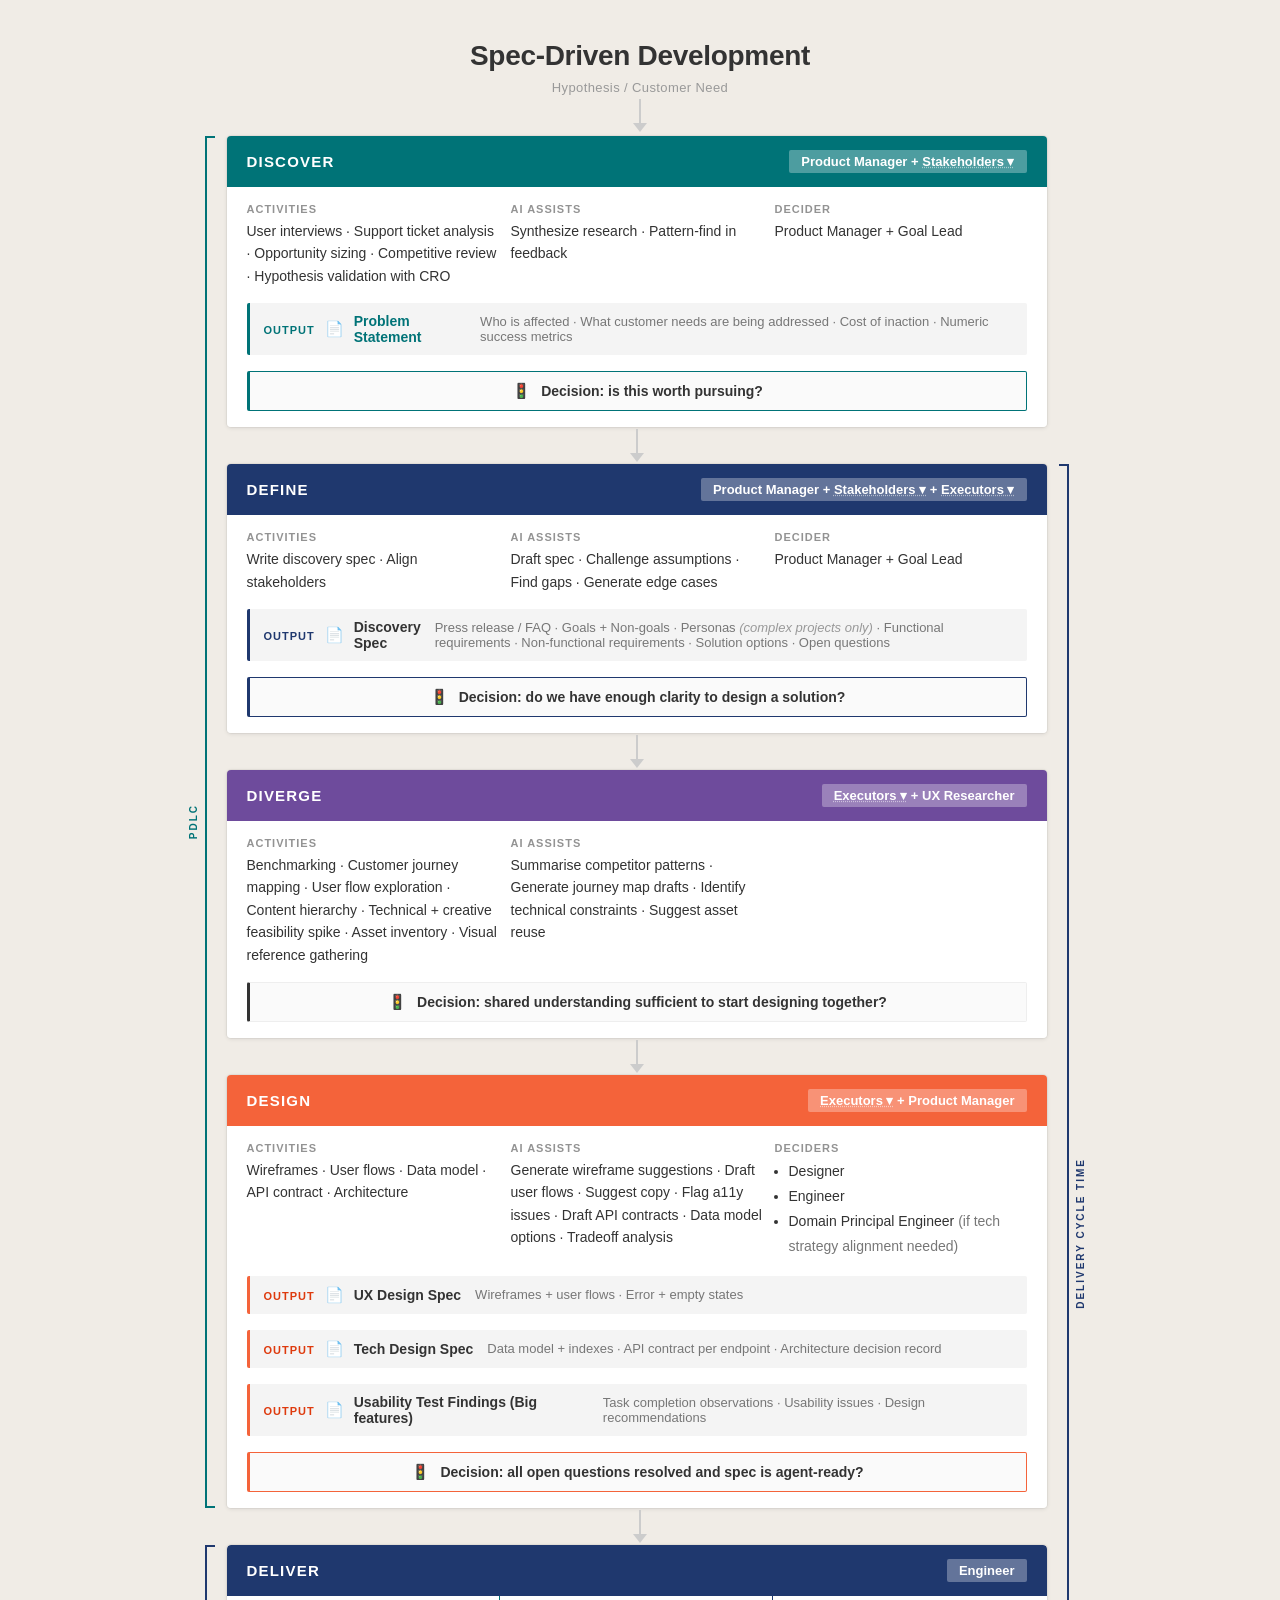
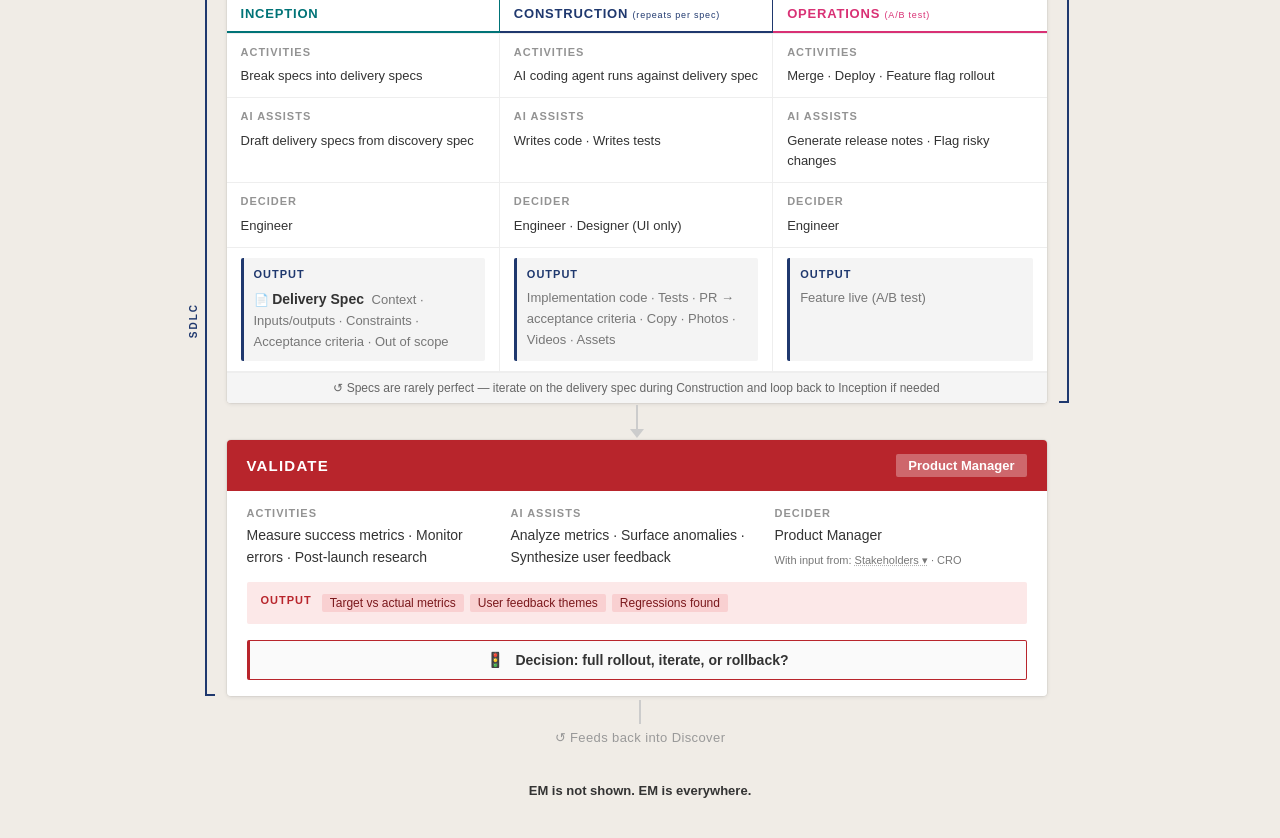
<file: ai-pdlc-flow.html>
<!DOCTYPE html>
<html lang="en">
<head>
<meta charset="UTF-8">
<meta name="viewport" content="width=device-width, initial-scale=1.0">
<title>Spec-Driven Development</title>
<link rel="stylesheet" href="https://arc3.sf.albelli.com/dist/cdn/arc.css">
<style>
  * { margin: 0; padding: 0; box-sizing: border-box; }

  body {
    font-family: "BrandonTextA", "BrandonTextA Fallback", sans-serif;
    background: #f0ece6;
    padding: 40px;
    color: #333333;
  }

  h1 {
    text-align: center;
    font-size: 28px;
    font-weight: 700;
    color: #333333;
    margin-bottom: 6px;
    letter-spacing: -0.3px;
  }

  .subtitle {
    text-align: center;
    font-size: 15px;
    color: #777777;
    margin-bottom: 40px;
    letter-spacing: 0.3px;
  }

  .flow {
    display: flex;
    flex-direction: column;
    align-items: center;
    gap: 0;
    position: relative;
  }

  /* PHASE CARD */
  .phase {
    width: 820px;
    border-radius: 4px;
    overflow: hidden;
    box-shadow: 0 1px 4px rgba(0,0,0,0.10), 0 0 0 1px rgba(0,0,0,0.04);
  }

  .phase-header {
    display: flex;
    align-items: center;
    justify-content: space-between;
    padding: 14px 20px;
    color: white;
    font-weight: 700;
    font-size: 15px;
    letter-spacing: 1.2px;
    text-transform: uppercase;
  }

  .phase-header .owner-badge, .deliver-header .owner-badge {
    font-size: 13px;
    font-weight: 700;
    background: rgba(255,255,255,0.30);
    padding: 4px 12px;
    border-radius: 2px;
    letter-spacing: 0;
    text-transform: none;
    color: #ffffff;
  }

  .executors-toggle {
    cursor: pointer;
    text-decoration: underline dotted rgba(255,255,255,0.5);
  }
  .executors-toggle .ex-expanded {
    display: none;
  }
  .executors-toggle.expanded .ex-collapsed {
    display: none;
  }
  .executors-toggle.expanded .ex-expanded {
    display: inline;
  }

  .stakeholders-toggle {
    cursor: pointer;
    text-decoration: underline dotted rgba(255,255,255,0.5);
  }
  .stakeholders-toggle--light {
    text-decoration: underline dotted rgba(0,0,0,0.3);
  }
  .stakeholders-toggle .sh-expanded {
    display: none;
  }
  .stakeholders-toggle.expanded .sh-collapsed {
    display: none;
  }
  .stakeholders-toggle.expanded .sh-expanded {
    display: inline;
  }

  .phase-body {
    background: #ffffff;
    padding: 16px 20px;
    display: grid;
    grid-template-columns: 1fr 1fr 1fr;
    gap: 12px;
  }

  .cell-label {
    font-size: 11px;
    font-weight: 700;
    text-transform: uppercase;
    letter-spacing: 1px;
    color: #939393;
    margin-bottom: 5px;
  }

  .cell-content {
    font-size: 14px;
    color: #333333;
    line-height: 1.6;
  }

  .tag {
    display: inline-block;
    font-size: 12px;
    padding: 2px 8px;
    border-radius: 2px;
    margin: 2px 2px 2px 0;
    font-weight: 500;
  }

  .gate-box {
    grid-column: span 3;
    display: flex;
    align-items: center;
    justify-content: center;
    gap: 10px;
    background: #fafafa;
    border-radius: 2px;
    padding: 10px 14px;
    border-left: 3px solid;
    margin-top: 4px;
    border-top: 1px solid #eeeeee;
    border-right: 1px solid #eeeeee;
    border-bottom: 1px solid #eeeeee;
  }

  .gate-icon {
    font-size: 15px;
  }

  .gate-text {
    font-size: 14px;
    font-weight: 600;
    color: #333333;
  }

  .output-box {
    grid-column: span 3;
    border-radius: 2px;
    padding: 10px 14px;
    display: flex;
    align-items: flex-start;
    gap: 10px;
  }

  .output-label {
    font-size: 11px;
    font-weight: 700;
    text-transform: uppercase;
    letter-spacing: 1px;
    white-space: nowrap;
    padding-top: 2px;
  }

  .output-tags {
    display: flex;
    flex-wrap: wrap;
    gap: 4px;
  }

  /* ARROW */
  .arrow {
    display: flex;
    flex-direction: column;
    align-items: center;
    margin: 2px 0;
  }

  .arrow-line {
    width: 2px;
    height: 24px;
    background: #cccccc;
  }

  .arrow-head {
    width: 0;
    height: 0;
    border-left: 7px solid transparent;
    border-right: 7px solid transparent;
    border-top: 9px solid #cccccc;
  }

  /* DELIVER — sub-phases */
  .deliver-wrapper {
    width: 820px;
    border-radius: 4px;
    overflow: hidden;
    box-shadow: 0 1px 4px rgba(0,0,0,0.10), 0 0 0 1px rgba(0,0,0,0.04);
  }

  .deliver-header {
    border-radius: 4px 4px 0 0;
    padding: 14px 20px;
    color: white;
    font-weight: 700;
    font-size: 15px;
    letter-spacing: 1.2px;
    text-transform: uppercase;
    display: flex;
    justify-content: space-between;
    align-items: center;
  }

  .sub-phases {
    display: flex;
    flex-direction: column;
    background: white;
  }

  .sub-row-grid {
    display: grid;
    grid-template-columns: 1fr 1fr 1fr;
    border-bottom: 1px solid #eeeeee;
  }

  .sub-row-grid:last-child {
    border-bottom: none;
  }

  .sub-cell {
    padding: 10px 14px;
    border-right: 1px solid #eeeeee;
    font-size: 13px;
    color: #333333;
    line-height: 1.6;
  }

  .sub-cell:last-child {
    border-right: none;
  }

  .sub-cell-title {
    padding: 10px 14px;
    border-right: 1px solid #eeeeee;
    font-size: 13px;
    font-weight: 700;
    text-transform: uppercase;
    letter-spacing: 0.8px;
    padding-bottom: 10px;
    border-bottom: 2px solid;
  }

  .sub-cell-title:last-child {
    border-right: none;
  }

  /* COLORS — ARC-3 albelli palette */

  /* Discover: teal/secondary */
  .discover .phase-header { background: #007377; }
  .discover .gate-box { border-color: #007377; }
  .discover .output-box { background: #edf5f6; }
  .discover .output-label { color: #007377; }
  .discover .tag { background: #c5ddde; color: #00585f; }

  /* Define: navy/blue */
  .define .phase-header { background: #1f386e; }
  .define .gate-box { border-color: #1f386e; }
  .define .output-box { background: #eaeff7; }
  .define .output-label { color: #1f386e; }
  .define .tag { background: #c5d3e8; color: #1f386e; }

  /* Design: orange/primary */
  .diverge .phase-header { background: #6e4b9c; }

  .design .phase-header { background: #f4633a; }
  .design .gate-box { border-color: #f4633a; }
  .design .output-box { background: #feece7; }
  .design .output-label { color: #de3a0d; }
  .design .tag { background: #fcdcd4; color: #b22f0a; }

  /* Deliver: navy */
  .deliver-header { background: #1f386e; }
  .decompose .sub-cell-title { border-color: #007377; color: #007377; }
  .implement .sub-cell-title { border-color: #1f386e; color: #1f386e; }
  .ship .sub-cell-title { border-color: #f4633a; color: #de3a0d; }

  /* Validate: error red */
  .validate .phase-header { background: #b8252c; }
  .validate .gate-box { border-color: #b8252c; }
  .validate .output-box { background: #fce8e8; }
  .validate .output-label { color: #b8252c; }
  .validate .tag { background: #f9d0d1; color: #7a181c; }

  /* Spec banners */
  .spec-banner {
    grid-column: span 3;
    display: flex;
    align-items: center;
    gap: 10px;
    background: #f4f4f4;
    border-radius: 2px;
    padding: 10px 14px;
    border-left: 3px solid #1f386e;
    margin-top: 4px;
  }

  .spec-name {
    font-size: 14px;
    font-weight: 700;
    color: #333333;
    margin-right: 4px;
  }

  .spec-detail {
    font-size: 13px;
    color: #777777;
  }

  @media print {
    * { -webkit-print-color-adjust: exact !important; print-color-adjust: exact !important; }
  }

  .footer {
    text-align: center;
    font-size: 11px;
    color: #939393;
    margin-top: 32px;
    letter-spacing: 0.3px;
  }

  /* PDLC / SDLC bracket groups */
  .section-group {
    display: flex;
    flex-direction: row;
    align-items: stretch;
    gap: 10px;
  }

  .section-phases {
    display: flex;
    flex-direction: column;
    align-items: center;
  }

  .section-spacer {
    width: 36px;
    flex-shrink: 0;
  }

  .section-bracket {
    display: flex;
    flex-direction: row;
    align-items: stretch;
    flex-shrink: 0;
    gap: 6px;
  }

  .bracket-label {
    writing-mode: vertical-rl;
    transform: rotate(180deg);
    font-size: 10px;
    font-weight: 700;
    letter-spacing: 2px;
    text-transform: uppercase;
    align-self: center;
  }

  .bracket-right {
    display: flex;
    flex-direction: column;
    align-items: flex-start;
    width: 12px;
  }

  .bracket-cap {
    width: 10px;
    height: 2px;
    flex-shrink: 0;
  }

  .bracket-line {
    flex: 1;
    width: 2px;
  }

  .pdlc-group .bracket-cap  { background: #007377; }
  .pdlc-group .bracket-line { background: #007377; }
  .pdlc-group .bracket-label { color: #007377; }

  .sdlc-group .bracket-cap  { background: #1f386e; }
  .sdlc-group .bracket-line { background: #1f386e; }
  .sdlc-group .bracket-label { color: #1f386e; }
</style>
</head>
<body>

<h1>Spec-Driven Development</h1>

<div class="flow">

  <div class="arrow" style="margin-bottom:4px;">
    <div style="font-size:13px;color:#999;margin-bottom:4px;letter-spacing:0.03em;">Hypothesis / Customer Need</div>
    <div class="arrow-line"></div>
    <div class="arrow-head"></div>
  </div>

  <!-- PDLC: Discover + Define + Design -->
  <div class="section-group pdlc-group">
    <div class="section-bracket">
      <span class="bracket-label">PDLC</span>
      <div class="bracket-right">
        <div class="bracket-cap"></div>
        <div class="bracket-line"></div>
        <div class="bracket-cap"></div>
      </div>
    </div>
    <div class="section-phases">

  <!-- DISCOVER -->
  <div class="phase discover">
    <div class="phase-header">
      DISCOVER
      <span class="owner-badge">Product Manager + <span class="stakeholders-toggle" onclick="toggleStakeholders(event)"><span class="sh-collapsed">Stakeholders ▾</span><span class="sh-expanded">SEO + UX Researcher + Product Marketing + CRO + Merchandising ▴</span></span></span>
    </div>
    <div class="phase-body">
      <div>
        <div class="cell-label">Activities</div>
        <div class="cell-content">User interviews · Support ticket analysis · Opportunity sizing · Competitive review · Hypothesis validation with CRO</div>
      </div>
      <div>
        <div class="cell-label">AI Assists</div>
        <div class="cell-content">Synthesize research · Pattern-find in feedback</div>
      </div>
      <div>
        <div class="cell-label">Decider</div>
        <div class="cell-content">Product Manager + Goal Lead</div>
      </div>
      <div class="spec-banner" style="border-color:#007377;">
        <span class="output-label" style="color:#007377;">Output</span>
        <span style="font-size:15px;">📄</span>
        <span class="spec-name" style="color:#007377;">Problem Statement</span>
        <span class="spec-detail">Who is affected · What customer needs are being addressed · Cost of inaction · Numeric success metrics</span>
      </div>
      <div class="gate-box">
        <span class="gate-icon">🚦</span>
        <span class="gate-text">Decision: is this worth pursuing?</span>
      </div>
    </div>
  </div>

  <div class="arrow"><div class="arrow-line"></div><div class="arrow-head"></div></div>

  <!-- DEFINE -->
  <div class="phase define" id="phase-define">
    <div class="phase-header">
      DEFINE
      <span class="owner-badge">Product Manager + <span class="stakeholders-toggle" onclick="toggleStakeholders(event)"><span class="sh-collapsed">Stakeholders ▾</span><span class="sh-expanded">SEO + UX Researcher + Product Marketing + CRO + Merchandising ▴</span></span> + <span class="executors-toggle" onclick="toggleExecutors(event)"><span class="ex-collapsed">Executors ▾</span><span class="ex-expanded">Designer + Creative Studio + Content + Engineer ▴</span></span></span>
    </div>
    <div class="phase-body">
      <div>
        <div class="cell-label">Activities</div>
        <div class="cell-content">Write discovery spec · Align stakeholders</div>
      </div>
      <div>
        <div class="cell-label">AI Assists</div>
        <div class="cell-content">Draft spec · Challenge assumptions · Find gaps · Generate edge cases</div>
      </div>
      <div>
        <div class="cell-label">Decider</div>
        <div class="cell-content">Product Manager + Goal Lead</div>
      </div>
      <div class="spec-banner">
        <span class="output-label" style="color:#1f386e;">Output</span>
        <span style="font-size:15px;">📄</span>
        <span class="spec-name">Discovery Spec</span>
        <span class="spec-detail">Press release / FAQ · Goals + Non-goals · Personas <span style="color:#999;font-style:italic;">(complex projects only)</span> · Functional requirements · Non-functional requirements · Solution options · Open questions</span>
      </div>
      <div class="gate-box">
        <span class="gate-icon">🚦</span>
        <span class="gate-text">Decision: do we have enough clarity to design a solution?</span>
      </div>
    </div>
  </div>

  <div class="arrow"><div class="arrow-line"></div><div class="arrow-head"></div></div>

  <!-- DIVERGE -->
  <div class="phase diverge">
    <div class="phase-header">
      DIVERGE
      <span class="owner-badge"><span class="executors-toggle" onclick="toggleExecutors(event)"><span class="ex-collapsed">Executors ▾</span><span class="ex-expanded">Designer + Creative Studio + Content + Engineer ▴</span></span> + UX Researcher</span>
    </div>
    <div class="phase-body">
      <div>
        <div class="cell-label">Activities</div>
        <div class="cell-content">Benchmarking · Customer journey mapping · User flow exploration · Content hierarchy · Technical + creative feasibility spike · Asset inventory · Visual reference gathering</div>
      </div>
      <div>
        <div class="cell-label">AI Assists</div>
        <div class="cell-content">Summarise competitor patterns · Generate journey map drafts · Identify technical constraints · Suggest asset reuse</div>
      </div>
      <div class="gate-box">
        <span class="gate-icon">🚦</span>
        <span class="gate-text">Decision: shared understanding sufficient to start designing together?</span>
      </div>
    </div>
  </div>

  <div class="arrow"><div class="arrow-line"></div><div class="arrow-head"></div></div>

  <!-- DESIGN -->
  <div class="phase design">
    <div class="phase-header">
      DESIGN
      <span class="owner-badge"><span class="executors-toggle" onclick="toggleExecutors(event)"><span class="ex-collapsed">Executors ▾</span><span class="ex-expanded">Designer + Creative Studio + Content + Engineer ▴</span></span> + Product Manager</span>
    </div>
    <div class="phase-body">
      <div>
        <div class="cell-label">Activities</div>
        <div class="cell-content">Wireframes · User flows · Data model · API contract · Architecture</div>
      </div>
      <div>
        <div class="cell-label">AI Assists</div>
        <div class="cell-content">Generate wireframe suggestions · Draft user flows · Suggest copy · Flag a11y issues · Draft API contracts · Data model options · Tradeoff analysis</div>
      </div>
      <div>
        <div class="cell-label">Deciders</div>
        <div class="cell-content">
          <ul style="margin:0;padding-left:14px;line-height:1.8;">
            <li>Designer</li>
            <li>Engineer</li>
            <li>Domain Principal Engineer <span style="font-weight:400;color:#777;">(if tech strategy alignment needed)</span></li>
          </ul>
        </div>
      </div>
      <div class="spec-banner" style="border-color:#f4633a;">
        <span class="output-label" style="color:#de3a0d;">Output</span>
        <span style="font-size:15px;">📄</span>
        <span class="spec-name">UX Design Spec</span>
        <span class="spec-detail">Wireframes + user flows · Error + empty states</span>
      </div>
      <div class="spec-banner" style="border-color:#f4633a;">
        <span class="output-label" style="color:#de3a0d;">Output</span>
        <span style="font-size:15px;">📄</span>
        <span class="spec-name">Tech Design Spec</span>
        <span class="spec-detail">Data model + indexes · API contract per endpoint · Architecture decision record</span>
      </div>
      <div class="spec-banner" style="border-color:#f4633a;">
        <span class="output-label" style="color:#de3a0d;">Output</span>
        <span style="font-size:15px;">📄</span>
        <span class="spec-name">Usability Test Findings (Big features)</span>
        <span class="spec-detail">Task completion observations · Usability issues · Design recommendations</span>
      </div>
      <div class="gate-box">
        <span class="gate-icon">🚦</span>
        <span class="gate-text">Decision: all open questions resolved and spec is agent-ready?</span>
      </div>
    </div>
  </div>

    </div><!-- /section-phases -->
    <div class="section-spacer"></div>
  </div><!-- /pdlc-group -->

  <div class="arrow"><div class="arrow-line"></div><div class="arrow-head"></div></div>

  <!-- SDLC: Deliver + Validate -->
  <div class="section-group sdlc-group">
    <div class="section-bracket">
      <span class="bracket-label">SDLC</span>
      <div class="bracket-right">
        <div class="bracket-cap"></div>
        <div class="bracket-line"></div>
        <div class="bracket-cap"></div>
      </div>
    </div>
    <div class="section-phases">

  <!-- DELIVER -->
  <div class="deliver-wrapper" id="phase-deliver">
    <div class="deliver-header">
      DELIVER
      <span class="owner-badge">Engineer</span>
    </div>
    <div class="sub-phases">

      <!-- Titles row -->
      <div class="sub-row-grid">
        <div class="sub-cell-title decompose" style="border-color:#007377;color:#007377;">Inception</div>
        <div class="sub-cell-title implement" style="border-color:#1f386e;color:#1f386e;">Construction <span style="font-size:9px;font-weight:400;text-transform:none;">(repeats per spec)</span></div>
        <div class="sub-cell-title ship" style="border-color:#d93175;color:#d93175;">Operations <span style="font-size:9px;font-weight:400;text-transform:none;">(A/B test)</span></div>
      </div>
      <!-- Activities row -->
      <div class="sub-row-grid">
        <div class="sub-cell"><div class="cell-label">Activities</div>Break specs into delivery specs</div>
        <div class="sub-cell"><div class="cell-label">Activities</div>AI coding agent runs against delivery spec</div>
        <div class="sub-cell"><div class="cell-label">Activities</div>Merge · Deploy · Feature flag rollout</div>
      </div>
      <!-- AI Assists row -->
      <div class="sub-row-grid">
        <div class="sub-cell"><div class="cell-label">AI Assists</div>Draft delivery specs from discovery spec</div>
        <div class="sub-cell"><div class="cell-label">AI Assists</div>Writes code · Writes tests</div>
        <div class="sub-cell"><div class="cell-label">AI Assists</div>Generate release notes · Flag risky changes</div>
      </div>
      <!-- Decider row -->
      <div class="sub-row-grid">
        <div class="sub-cell"><div class="cell-label">Decider</div>Engineer</div>
        <div class="sub-cell"><div class="cell-label">Decider</div>Engineer · Designer (UI only)</div>
        <div class="sub-cell"><div class="cell-label">Decider</div>Engineer</div>
      </div>
      <!-- Output row -->
      <div class="sub-row-grid" style="background:white;align-items:stretch;">
        <div class="sub-cell" style="border-right:1px solid #eeeeee;padding:10px 14px;display:flex;flex-direction:column;">
          <div style="background:#f4f4f4;border-left:3px solid #1f386e;border-radius:2px;padding:8px 10px;flex:1;">
            <div class="cell-label" style="color:#1f386e;">Output</div>
            <span style="font-size:12px;">📄</span>
            <span class="spec-name">Delivery Spec</span>
            <span class="spec-detail">Context · Inputs/outputs · Constraints · Acceptance criteria · Out of scope</span>
          </div>
        </div>
        <div class="sub-cell" style="border-right:1px solid #eeeeee;padding:10px 14px;display:flex;flex-direction:column;">
          <div style="background:#f4f4f4;border-left:3px solid #1f386e;border-radius:2px;padding:8px 10px;flex:1;">
            <div class="cell-label" style="color:#1f386e;">Output</div>
            <span class="spec-detail">Implementation code · Tests · PR → acceptance criteria · Copy · Photos · Videos · Assets</span>
          </div>
        </div>
        <div class="sub-cell" style="padding:10px 14px;display:flex;flex-direction:column;">
          <div style="background:#f4f4f4;border-left:3px solid #1f386e;border-radius:2px;padding:8px 10px;flex:1;">
            <div class="cell-label" style="color:#1f386e;">Output</div>
            <span class="spec-detail">Feature live (A/B test)</span>
          </div>
        </div>
      </div>

      <div style="padding:8px 14px;background:#f5f5f5;border-top:1px solid #eeeeee;font-size:12px;color:#666;text-align:center;">↺ Specs are rarely perfect — iterate on the delivery spec during Construction and loop back to Inception if needed</div>
    </div>
  </div>

  <div class="arrow"><div class="arrow-line"></div><div class="arrow-head"></div></div>

  <!-- VALIDATE -->
  <div class="phase validate">
    <div class="phase-header">
      VALIDATE
      <span class="owner-badge">Product Manager</span>
    </div>
    <div class="phase-body">
      <div>
        <div class="cell-label">Activities</div>
        <div class="cell-content">Measure success metrics · Monitor errors · Post-launch research</div>
      </div>
      <div>
        <div class="cell-label">AI Assists</div>
        <div class="cell-content">Analyze metrics · Surface anomalies · Synthesize user feedback</div>
      </div>
      <div>
        <div class="cell-label">Decider</div>
        <div class="cell-content">Product Manager
          <div style="margin-top:6px;font-size:11px;color:#777;">With input from: <span class="stakeholders-toggle stakeholders-toggle--light" onclick="toggleStakeholders(event)"><span class="sh-collapsed">Stakeholders ▾</span><span class="sh-expanded">SEO + UX Researcher + Product Marketing + CRO + Merchandising ▴</span></span> · CRO</div>
        </div>
      </div>
      <div class="output-box">
        <span class="output-label">Output</span>
        <div class="output-tags">
          <span class="tag">Target vs actual metrics</span>
          <span class="tag">User feedback themes</span>
          <span class="tag">Regressions found</span>
        </div>
      </div>
      <div class="gate-box">
        <span class="gate-icon">🚦</span>
        <span class="gate-text">Decision: full rollout, iterate, or rollback?</span>
      </div>
    </div>
  </div>

    </div><!-- /section-phases -->
    <div class="section-spacer"></div>
  </div><!-- /sdlc-group -->

  <div style="display:flex;flex-direction:column;align-items:center;margin-top:4px;">
    <div class="arrow-line"></div>
    <div style="font-size:13px;color:#999;margin:6px 0;letter-spacing:0.03em;">↺ Feeds back into Discover</div>
  </div>

  <!-- Delivery Cycle Time right bracket (positioned via JS) -->
  <div id="dct-bracket" style="position:absolute; display:flex; flex-direction:row; align-items:stretch; gap:6px; visibility:hidden; pointer-events:none;">
    <div style="display:flex; flex-direction:column; align-items:flex-end; width:12px; flex-shrink:0;">
      <div style="width:10px; height:2px; background:#1f386e; flex-shrink:0;"></div>
      <div style="width:2px; flex:1; background:#1f386e;"></div>
      <div style="width:10px; height:2px; background:#1f386e; flex-shrink:0;"></div>
    </div>
    <span style="writing-mode:vertical-rl; transform:rotate(180deg); font-size:10px; font-weight:700; letter-spacing:2px; text-transform:uppercase; color:#1f386e; align-self:center; white-space:nowrap;">Delivery Cycle Time</span>
  </div>

</div>


<p style="text-align:center;font-size:13px;font-weight:700;color:#333333;margin-top:32px;">EM is not shown. EM is everywhere.</p>

<script>
  function toggleStakeholders(e) {
    e.currentTarget.classList.toggle('expanded');
  }
  function toggleExecutors(e) {
    e.currentTarget.classList.toggle('expanded');
  }

  function positionDCTBracket() {
    var defineEl = document.getElementById('phase-define');
    var deliverEl = document.getElementById('phase-deliver');
    var bracket = document.getElementById('dct-bracket');
    var spacer = document.querySelector('.pdlc-group .section-spacer');
    var flow = document.querySelector('.flow');

    if (!defineEl || !deliverEl || !bracket || !spacer || !flow) return;

    var flowRect = flow.getBoundingClientRect();
    var defineTop = defineEl.getBoundingClientRect().top - flowRect.top;
    var deliverBottom = deliverEl.getBoundingClientRect().bottom - flowRect.top;
    var spacerLeft = spacer.getBoundingClientRect().left - flowRect.left;

    bracket.style.top = defineTop + 'px';
    bracket.style.height = (deliverBottom - defineTop) + 'px';
    bracket.style.left = spacerLeft + 'px';
    bracket.style.visibility = 'visible';
  }

  if (document.readyState === 'loading') {
    document.addEventListener('DOMContentLoaded', positionDCTBracket);
  } else {
    positionDCTBracket();
  }
  window.addEventListener('resize', positionDCTBracket);
</script>
</body>
</html>
</file>
